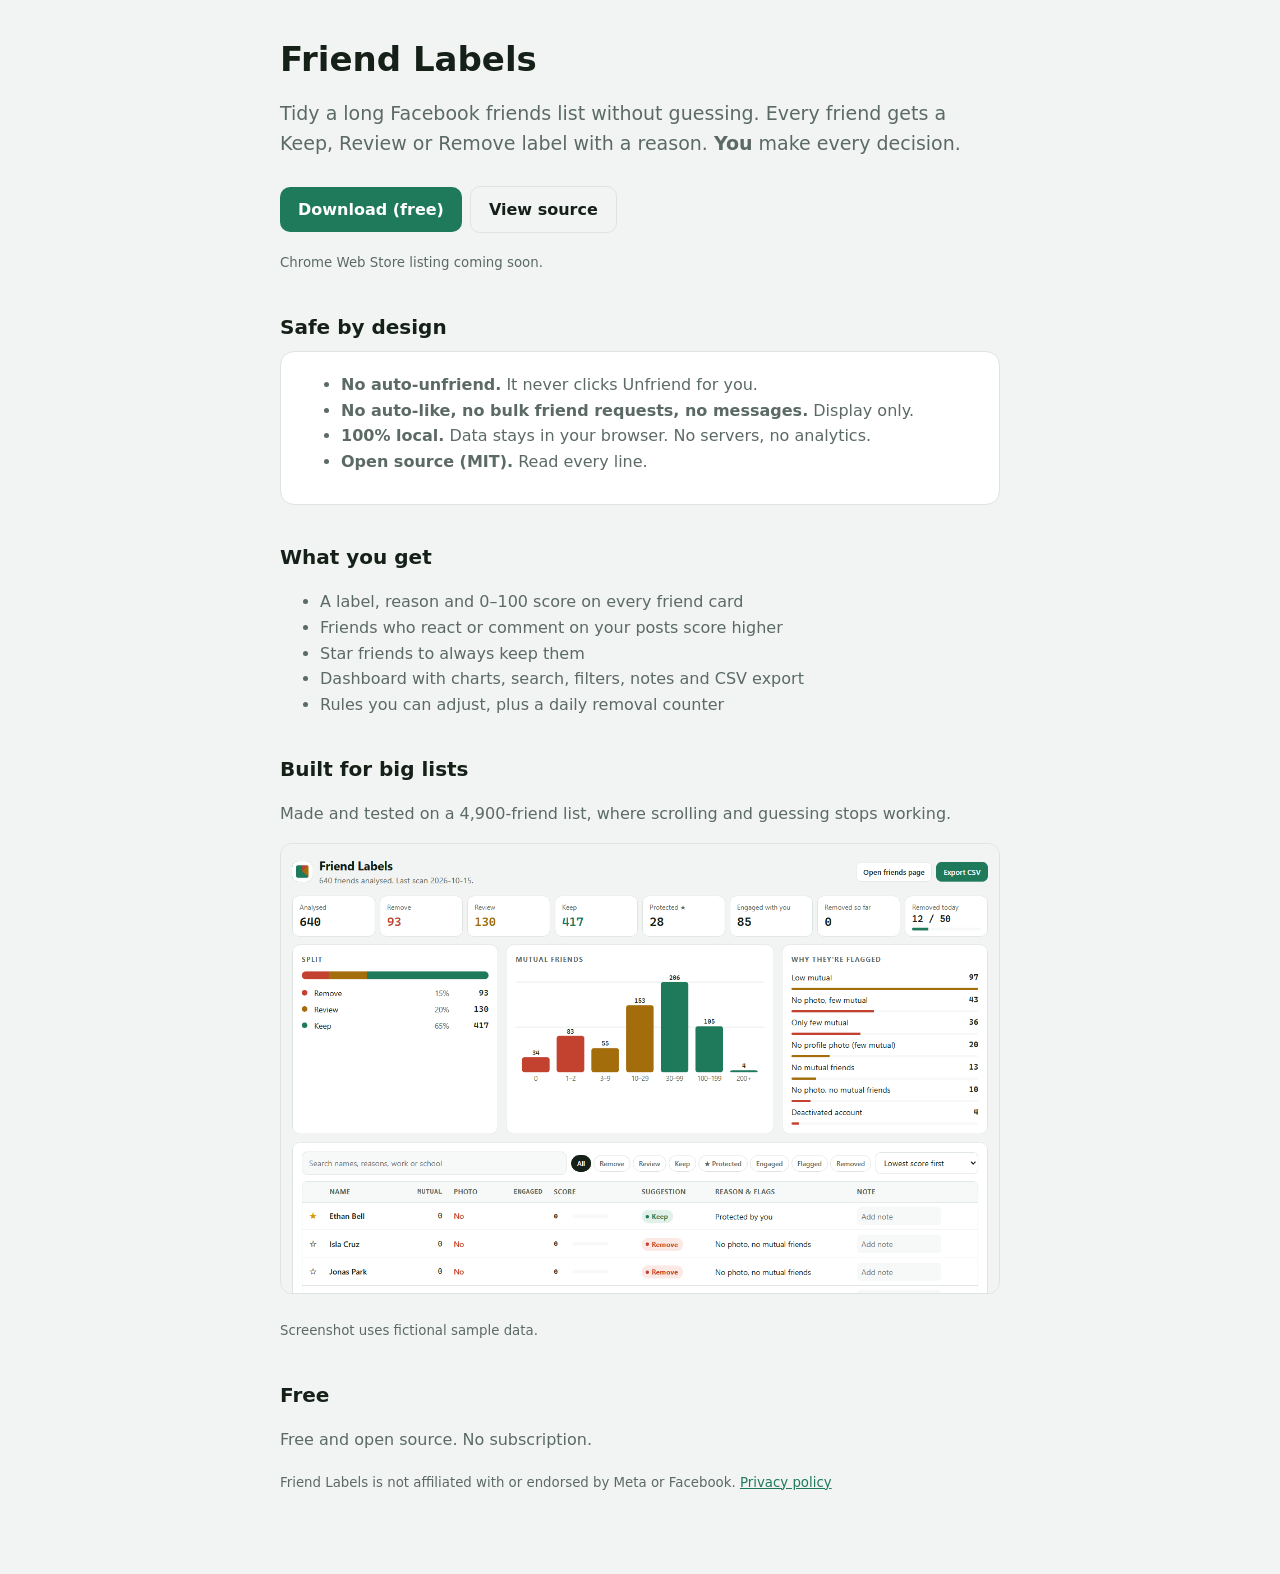
<file: site/index.html>
<!doctype html><html lang="en"><head><meta charset="utf-8"><meta name="viewport" content="width=device-width,initial-scale=1"><title>Friend Labels – tidy your friends list safely</title><meta name="description" content="Free, open-source Chrome extension that labels your Facebook friends Keep, Review or Remove. No auto-unfriend, no auto-like, 100% local."><style>:root{--bg:#f2f4f3;--fg:#152019;--muted:#5b6a64;--card:#fff;--line:#dde4e1;--accent:#1f7a5c}@media(prefers-color-scheme:dark){:root{--bg:#101614;--fg:#e5ece9;--muted:#97a6a0;--card:#18201d;--line:#2b3733;--accent:#5bc79f}}*{box-sizing:border-box}body{margin:0;background:var(--bg);color:var(--fg);font:16px/1.6 ui-sans-serif,"Segoe UI",system-ui,sans-serif}main{max-width:760px;margin:0 auto;padding:40px 20px 64px}h1{font-size:34px;line-height:1.15;margin:0 0 8px}h2{margin:36px 0 8px;font-size:20px}p,li{color:var(--muted)}a{color:var(--accent)}.btn{display:inline-block;padding:10px 18px;border-radius:10px;background:var(--accent);color:var(--card);font-weight:600;text-decoration:none;margin:8px 8px 0 0}.btn.o{background:none;border:1px solid var(--line);color:var(--fg)}.card{background:var(--card);border:1px solid var(--line);border-radius:14px;padding:4px 20px 14px}img{max-width:100%;border-radius:12px;border:1px solid var(--line)}small{color:var(--muted)}</style></head><body><main>
<h1>Friend Labels</h1>
<p style="font-size:19px">Tidy a long Facebook friends list without guessing. Every friend gets a Keep, Review or Remove label with a reason. <b>You</b> make every decision.</p>
<a class="btn" href="https://github.com/riyajkm/friend-labels-ext/releases/latest">Download (free)</a><a class="btn o" href="https://github.com/riyajkm/friend-labels-ext">View source</a>
<p><small>Chrome Web Store listing coming soon.</small></p>
<h2>Safe by design</h2>
<div class="card"><ul>
<li><b>No auto-unfriend.</b> It never clicks Unfriend for you.</li>
<li><b>No auto-like, no bulk friend requests, no messages.</b> Display only.</li>
<li><b>100% local.</b> Data stays in your browser. No servers, no analytics.</li>
<li><b>Open source (MIT).</b> Read every line.</li></ul></div>
<h2>What you get</h2>
<ul><li>A label, reason and 0–100 score on every friend card</li><li>Friends who react or comment on your posts score higher</li><li>Star friends to always keep them</li><li>Dashboard with charts, search, filters, notes and CSV export</li><li>Rules you can adjust, plus a daily removal counter</li></ul>
<h2>Built for big lists</h2><p>Made and tested on a 4,900-friend list, where scrolling and guessing stops working.</p>
<img src="screenshot-1-dashboard-light.png" alt="Friend Labels dashboard with sample data"><p><small>Screenshot uses fictional sample data.</small></p>
<h2>Free</h2><p>Free and open source. No subscription.</p>
<p><small>Friend Labels is not affiliated with or endorsed by Meta or Facebook. <a href="privacy.html">Privacy policy</a></small></p>
</main></body></html>
</file>
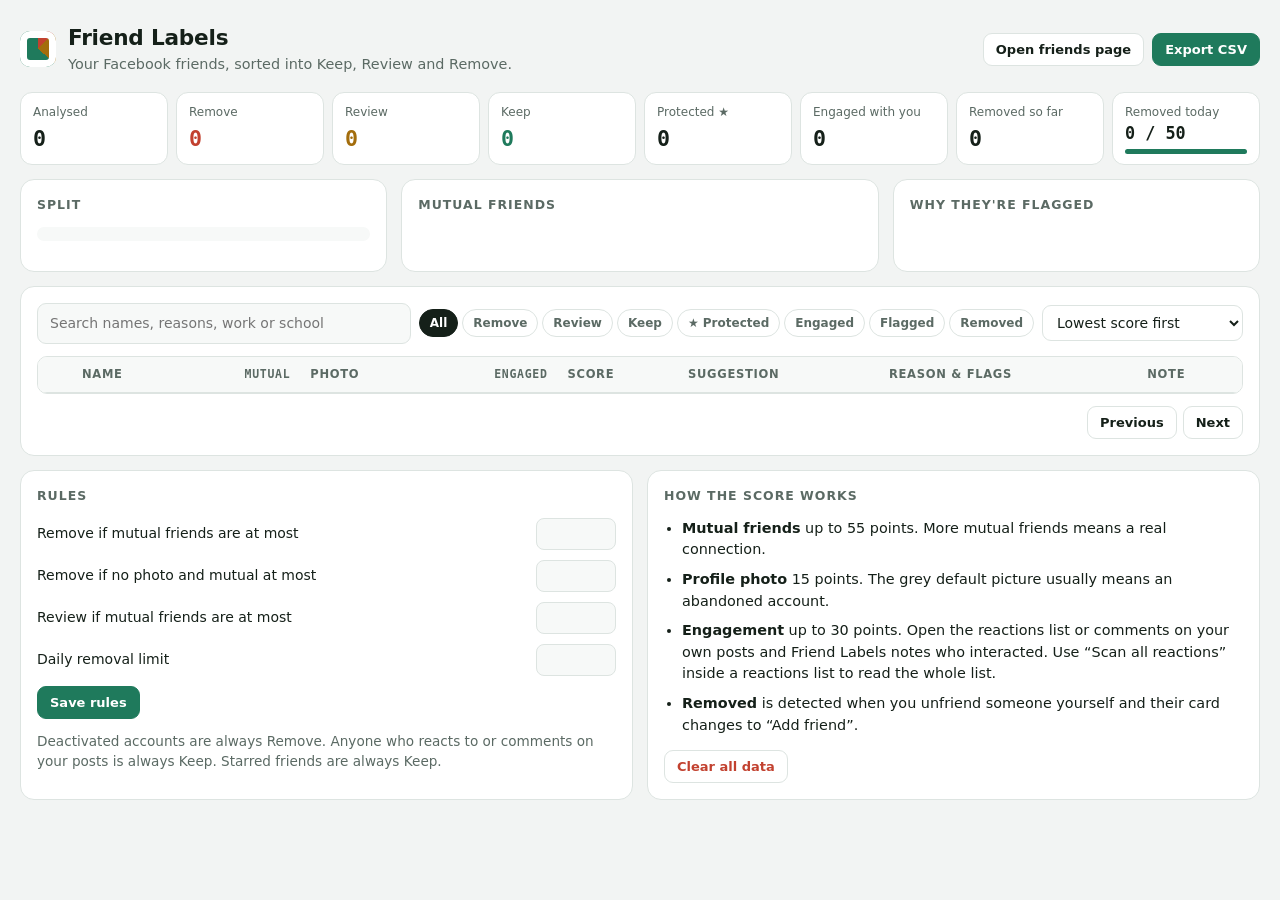
<file: dashboard.html>
<!doctype html>
<html lang="en"><head><meta charset="utf-8"><meta name="viewport" content="width=device-width,initial-scale=1">
<title>Friend Labels</title>
<link rel="stylesheet" href="dashboard.css">
</head>
<body>
<header class="top">
  <div class="brand"><span class="logo" aria-hidden="true"></span><div><h1>Friend Labels</h1><p id="sub">Your Facebook friends, sorted into Keep, Review and Remove.</p></div></div>
  <div class="top-actions">
    <a class="btn" id="openFriends" href="https://www.facebook.com/me/friends" target="_blank" rel="noopener">Open friends page</a>
    <button class="btn primary" id="export">Export CSV</button>
  </div>
</header>

<main>
  <section class="kpis" aria-label="Summary">
    <div class="kpi"><span>Analysed</span><b id="k-total">0</b></div>
    <div class="kpi rm"><span>Remove</span><b id="k-Remove">0</b></div>
    <div class="kpi rv"><span>Review</span><b id="k-Review">0</b></div>
    <div class="kpi kp"><span>Keep</span><b id="k-Keep">0</b></div>
    <div class="kpi"><span>Protected ★</span><b id="k-prot">0</b></div>
    <div class="kpi"><span>Engaged with you</span><b id="k-eng">0</b></div>
    <div class="kpi"><span>Removed so far</span><b id="k-removed">0</b></div>
    <div class="kpi today"><span>Removed today</span><b id="k-today">0 / 50</b><div class="meter"><i id="todayMeter"></i></div></div>
  </section>

  <section class="grid">
    <article class="panel">
      <h2>Split</h2>
      <div class="split" id="split"></div>
      <ul class="legend" id="legend"></ul>
    </article>
    <article class="panel">
      <h2>Mutual friends</h2>
      <div class="chart" id="hist" role="img" aria-label="How many friends have each range of mutual friends"></div>
    </article>
    <article class="panel">
      <h2>Why they're flagged</h2>
      <ul class="reasons" id="reasons"></ul>
    </article>
  </section>

  <section class="panel table-panel">
    <div class="tools">
      <input type="search" id="q" placeholder="Search names, reasons, work or school" aria-label="Search">
      <div class="chips" role="group" aria-label="Filter">
        <button data-f="all" aria-pressed="true">All</button>
        <button data-f="Remove">Remove</button>
        <button data-f="Review">Review</button>
        <button data-f="Keep">Keep</button>
        <button data-f="prot">★ Protected</button>
        <button data-f="eng">Engaged</button>
        <button data-f="flag">Flagged</button>
        <button data-f="removed">Removed</button>
      </div>
      <select id="sort" aria-label="Sort by">
        <option value="score">Lowest score first</option>
        <option value="-score">Highest score first</option>
        <option value="mutual">Fewest mutual first</option>
        <option value="-mutual">Most mutual first</option>
        <option value="-eng">Most engagement first</option>
        <option value="name">Name A–Z</option>
      </select>
    </div>
    <div class="table-wrap">
      <table>
        <thead><tr><th class="c-star" aria-label="Protected"></th><th>Name</th><th class="num">Mutual</th><th>Photo</th><th class="num">Engaged</th><th>Score</th><th>Suggestion</th><th>Reason &amp; flags</th><th>Note</th></tr></thead>
        <tbody id="rows"></tbody>
      </table>
    </div>
    <div class="pager"><span id="count"></span><div><button class="btn" id="prev">Previous</button><button class="btn" id="next">Next</button></div></div>
  </section>

  <section class="grid two">
    <article class="panel">
      <h2>Rules</h2>
      <form id="rules" class="rules">
        <label for="removeMax">Remove if mutual friends are at most</label><input type="number" id="removeMax" min="0" max="50">
        <label for="noPhotoRemoveMax">Remove if no photo and mutual at most</label><input type="number" id="noPhotoRemoveMax" min="0" max="100">
        <label for="reviewMax">Review if mutual friends are at most</label><input type="number" id="reviewMax" min="0" max="300">
        <label for="dailyLimit">Daily removal limit</label><input type="number" id="dailyLimit" min="10" max="200">
        <button class="btn primary" type="submit">Save rules</button><span class="saved" id="saved"></span>
      </form>
      <p class="hint">Deactivated accounts are always Remove. Anyone who reacts to or comments on your posts is always Keep. Starred friends are always Keep.</p>
    </article>
    <article class="panel">
      <h2>How the score works</h2>
      <ul class="how">
        <li><b>Mutual friends</b> up to 55 points. More mutual friends means a real connection.</li>
        <li><b>Profile photo</b> 15 points. The grey default picture usually means an abandoned account.</li>
        <li><b>Engagement</b> up to 30 points. Open the reactions list or comments on your own posts and Friend Labels notes who interacted. Use “Scan all reactions” inside a reactions list to read the whole list.</li>
        <li><b>Removed</b> is detected when you unfriend someone yourself and their card changes to “Add friend”.</li>
      </ul>
      <button class="btn danger" id="reset">Clear all data</button><span class="saved" id="resetMsg"></span>
    </article>
  </section>
</main>
<script src="lib.js"></script>
<script src="dashboard.js"></script>
</body></html>
</file>
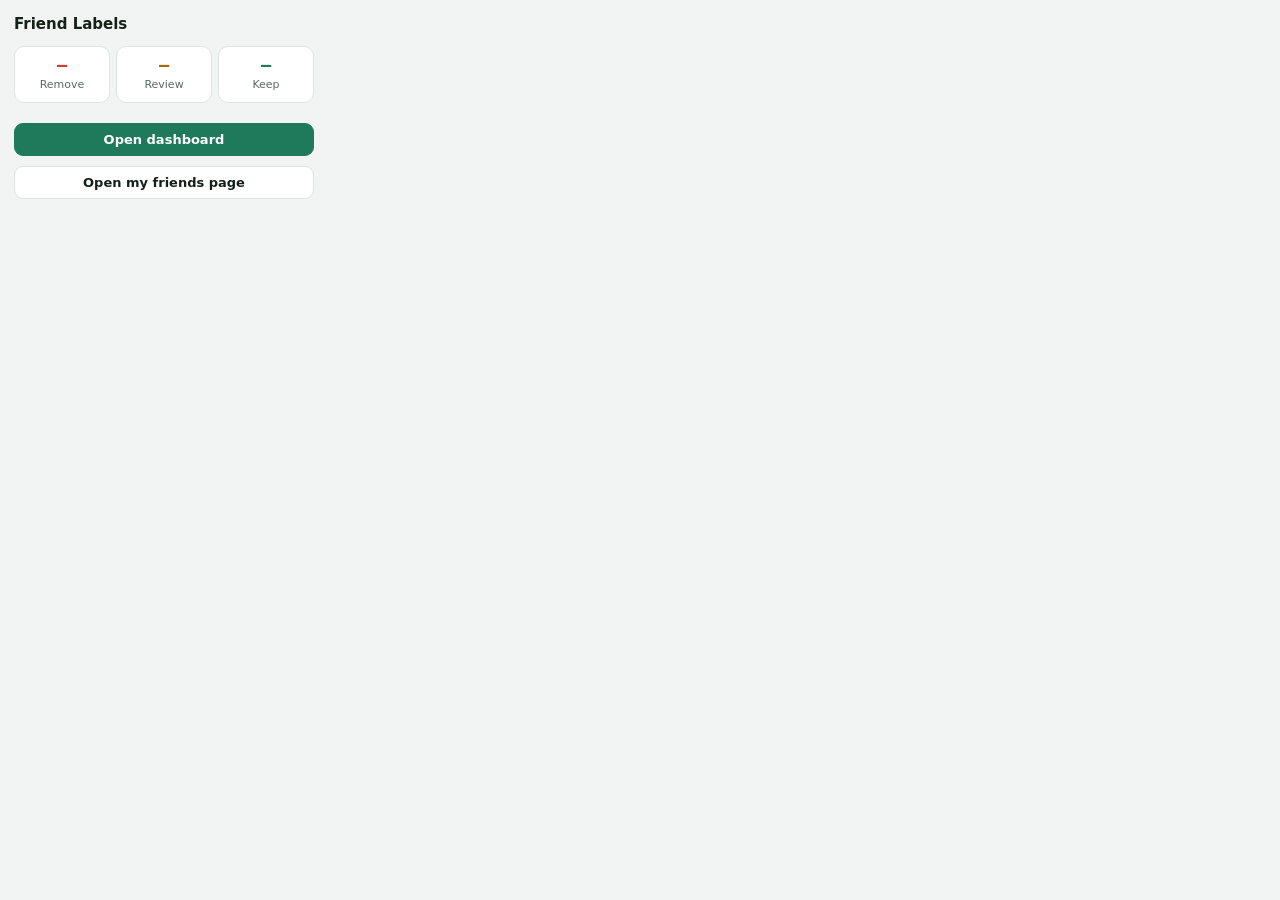
<file: popup.html>
<!doctype html>
<html><head><meta charset="utf-8">
<style>
:root{--bg:#f2f4f3;--card:#fff;--fg:#152019;--muted:#5b6a64;--line:#dde4e1;--accent:#1f7a5c;--rm:#c2412f;--rv:#a36d0c;--kp:#1f7a5c}
@media (prefers-color-scheme:dark){:root{--bg:#101614;--card:#18201d;--fg:#e5ece9;--muted:#97a6a0;--line:#2b3733;--accent:#5bc79f;--rm:#f08c78;--rv:#e7bb62;--kp:#5bc79f}}
body{width:300px;margin:0;padding:14px;font:13px/1.45 ui-sans-serif,"Segoe UI",system-ui,sans-serif;color:var(--fg);background:var(--bg);display:grid;gap:10px}
h1{font-size:15px;margin:0}
.stats{display:grid;grid-template-columns:repeat(3,1fr);gap:6px}
.s{background:var(--card);border:1px solid var(--line);border-radius:10px;padding:8px;text-align:center}
.s b{display:block;font:600 17px ui-monospace,Menlo,monospace}
.s span{font-size:11px;color:var(--muted)}
.s.rm b{color:var(--rm)}.s.rv b{color:var(--rv)}.s.kp b{color:var(--kp)}
.muted{color:var(--muted);font-size:12px}
a,button{display:block;text-align:center;padding:8px;border-radius:9px;border:1px solid var(--line);background:var(--card);color:var(--fg);font:600 13px ui-sans-serif,"Segoe UI",system-ui,sans-serif;text-decoration:none;cursor:pointer}
.primary{background:var(--accent);border-color:var(--accent);color:var(--card)}
</style></head>
<body>
<h1>Friend Labels</h1>
<div class="stats"><div class="s rm"><b id="rm">–</b><span>Remove</span></div><div class="s rv"><b id="rv">–</b><span>Review</span></div><div class="s kp"><b id="kp">–</b><span>Keep</span></div></div>
<div class="muted" id="today"></div>
<button class="primary" id="dash">Open dashboard</button>
<a id="friends" href="https://www.facebook.com/me/friends" target="_blank" rel="noopener">Open my friends page</a>
<script src="lib.js"></script>
<script src="popup.js"></script>
</body></html>
</file>
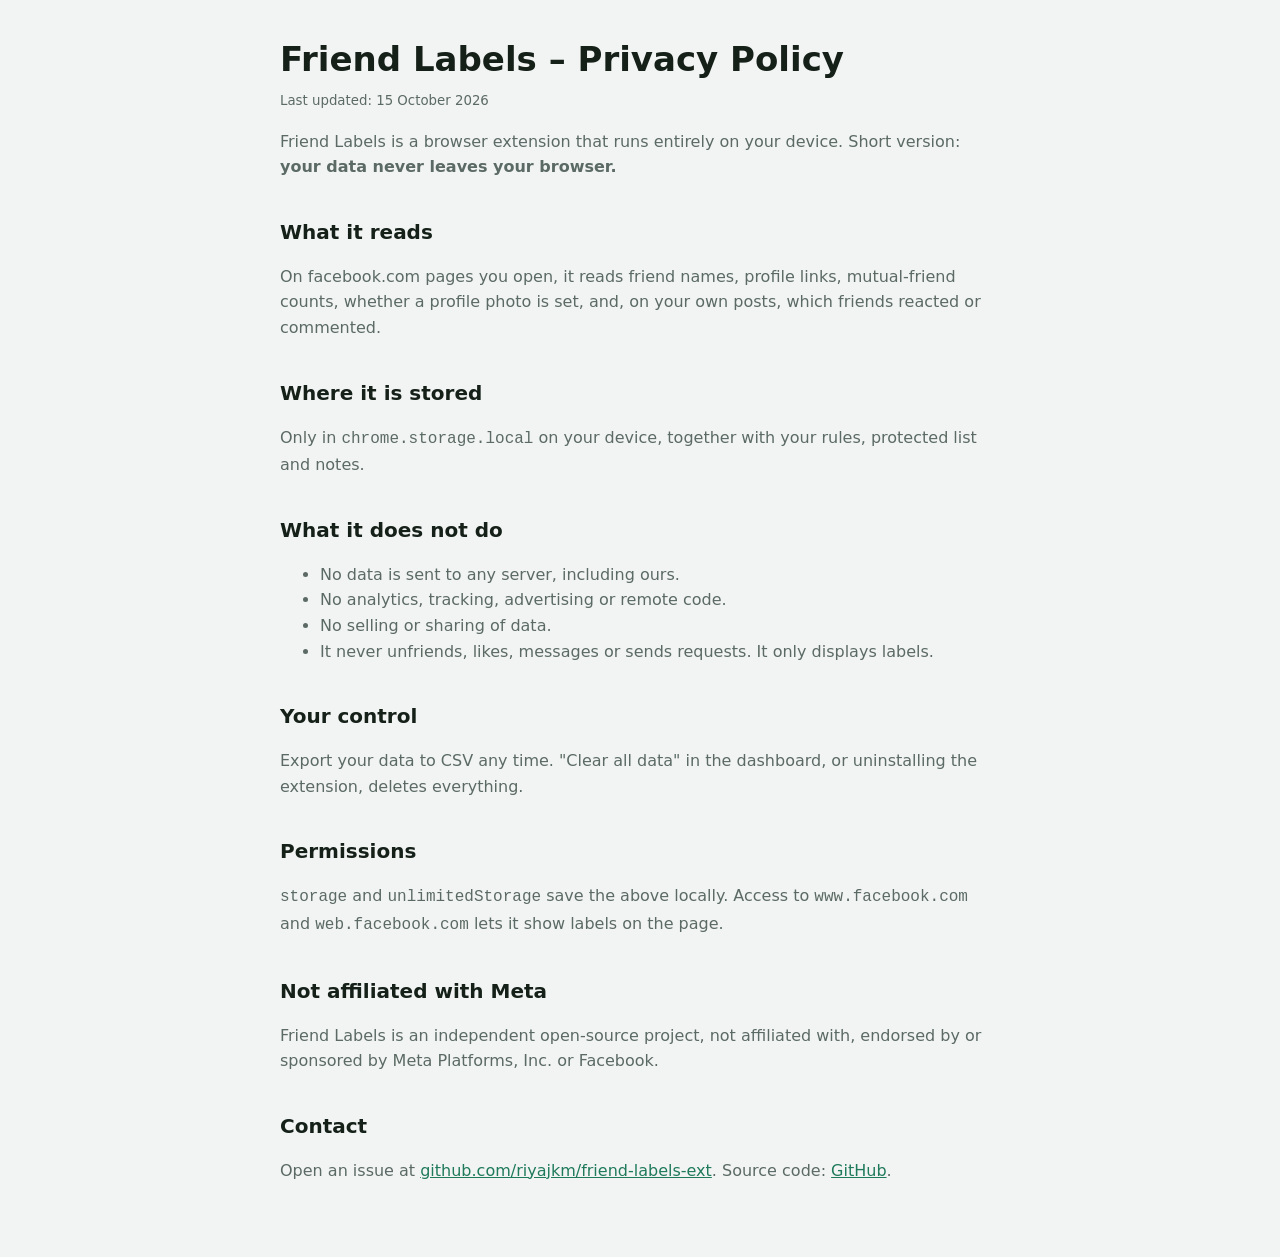
<file: site/privacy.html>
<!doctype html><html lang="en"><head><meta charset="utf-8"><meta name="viewport" content="width=device-width,initial-scale=1"><title>Friend Labels – Privacy Policy</title><style>:root{--bg:#f2f4f3;--fg:#152019;--muted:#5b6a64;--card:#fff;--line:#dde4e1;--accent:#1f7a5c}@media(prefers-color-scheme:dark){:root{--bg:#101614;--fg:#e5ece9;--muted:#97a6a0;--card:#18201d;--line:#2b3733;--accent:#5bc79f}}*{box-sizing:border-box}body{margin:0;background:var(--bg);color:var(--fg);font:16px/1.6 ui-sans-serif,"Segoe UI",system-ui,sans-serif}main{max-width:760px;margin:0 auto;padding:40px 20px 64px}h1{font-size:34px;line-height:1.15;margin:0 0 8px}h2{margin:36px 0 8px;font-size:20px}p,li{color:var(--muted)}a{color:var(--accent)}.btn{display:inline-block;padding:10px 18px;border-radius:10px;background:var(--accent);color:var(--card);font-weight:600;text-decoration:none;margin:8px 8px 0 0}.btn.o{background:none;border:1px solid var(--line);color:var(--fg)}.card{background:var(--card);border:1px solid var(--line);border-radius:14px;padding:4px 20px 14px}img{max-width:100%;border-radius:12px;border:1px solid var(--line)}small{color:var(--muted)}</style></head><body><main>
<h1>Friend Labels – Privacy Policy</h1><small>Last updated: 15 October 2026</small>
<p>Friend Labels is a browser extension that runs entirely on your device. Short version: <b>your data never leaves your browser.</b></p>
<h2>What it reads</h2><p>On facebook.com pages you open, it reads friend names, profile links, mutual-friend counts, whether a profile photo is set, and, on your own posts, which friends reacted or commented.</p>
<h2>Where it is stored</h2><p>Only in <code>chrome.storage.local</code> on your device, together with your rules, protected list and notes.</p>
<h2>What it does not do</h2>
<ul><li>No data is sent to any server, including ours.</li><li>No analytics, tracking, advertising or remote code.</li><li>No selling or sharing of data.</li><li>It never unfriends, likes, messages or sends requests. It only displays labels.</li></ul>
<h2>Your control</h2><p>Export your data to CSV any time. "Clear all data" in the dashboard, or uninstalling the extension, deletes everything.</p>
<h2>Permissions</h2><p><code>storage</code> and <code>unlimitedStorage</code> save the above locally. Access to <code>www.facebook.com</code> and <code>web.facebook.com</code> lets it show labels on the page.</p>
<h2>Not affiliated with Meta</h2><p>Friend Labels is an independent open-source project, not affiliated with, endorsed by or sponsored by Meta Platforms, Inc. or Facebook.</p>
<h2>Contact</h2><p>Open an issue at <a href="https://github.com/riyajkm/friend-labels-ext/issues">github.com/riyajkm/friend-labels-ext</a>. Source code: <a href="https://github.com/riyajkm/friend-labels-ext">GitHub</a>.</p>
</main></body></html>
</file>
<file: dashboard.css>
/* Layout: wide work surface - header, KPI strip, three insight panels, the full friends table, then rules */
:root{
  --bg:#f2f4f3; --surface:#ffffff; --sunk:#f7f9f8; --fg:#152019; --muted:#5b6a64; --line:#dde4e1;
  --accent:#1f7a5c; --rm:#c2412f; --rm-soft:#fbe9e5; --rv:#a36d0c; --rv-soft:#f8efd9; --kp:#1f7a5c; --kp-soft:#e1f1ea; --star:#d99a00;
  --f-ui: ui-sans-serif, "Segoe UI", system-ui, -apple-system, sans-serif;
  --f-num: ui-monospace, "SF Mono", "Cascadia Mono", Menlo, monospace;
}
@media (prefers-color-scheme:dark){:root{
  --bg:#101614; --surface:#18201d; --sunk:#141b18; --fg:#e5ece9; --muted:#97a6a0; --line:#2b3733;
  --accent:#5bc79f; --rm:#f08c78; --rm-soft:#3b211b; --rv:#e7bb62; --rv-soft:#382c12; --kp:#5bc79f; --kp-soft:#183329; --star:#f2c23c; color-scheme:dark}}
*{box-sizing:border-box}
body{margin:0;background:var(--bg);color:var(--fg);font:14px/1.5 var(--f-ui);padding:0 max(16px,env(safe-area-inset-right,0px)) 40px max(16px,env(safe-area-inset-left,0px))}
.top,main{max-width:1240px;margin:0 auto}
.top{display:flex;flex-wrap:wrap;gap:12px;align-items:center;justify-content:space-between;padding-block:22px 16px}
.brand{display:flex;gap:12px;align-items:center}
.logo{width:36px;height:36px;border-radius:10px;background:conic-gradient(var(--rm) 0 12%,var(--rv) 12% 36%,var(--kp) 36% 100%);box-shadow:inset 0 0 0 7px var(--surface)}
h1{margin:0;font-size:1.35rem;letter-spacing:-.01em}
h2{margin:0 0 12px;font-size:.78rem;text-transform:uppercase;letter-spacing:.08em;color:var(--muted)}
p{margin:0}
#sub{color:var(--muted);font-size:.9rem}
.top-actions{display:flex;gap:8px;flex-wrap:wrap}
.btn{display:inline-flex;align-items:center;gap:6px;border:1px solid var(--line);background:var(--surface);color:var(--fg);font:600 13px var(--f-ui);padding:8px 12px;border-radius:9px;cursor:pointer;text-decoration:none}
.btn:hover{border-color:var(--accent)}
.btn.primary{background:var(--accent);border-color:var(--accent);color:var(--surface)}
.btn.danger{color:var(--rm)}
.btn[disabled]{opacity:.45;cursor:default}
:focus-visible{outline:2px solid var(--accent);outline-offset:2px}
main{display:grid;gap:14px}
.panel{background:var(--surface);border:1px solid var(--line);border-radius:14px;padding:16px;min-width:0}

.kpis{display:grid;grid-template-columns:repeat(8,1fr);gap:8px}
.kpi{background:var(--surface);border:1px solid var(--line);border-radius:12px;padding:10px 12px;display:grid;gap:2px;min-width:0}
.kpi span{font-size:.75rem;color:var(--muted);white-space:nowrap;overflow:hidden;text-overflow:ellipsis}
.kpi b{font:600 1.35rem var(--f-num);font-variant-numeric:tabular-nums}
.kpi.rm b{color:var(--rm)} .kpi.rv b{color:var(--rv)} .kpi.kp b{color:var(--kp)}
.kpi.today b{font-size:1.05rem}
.meter{height:5px;border-radius:99px;background:var(--sunk);overflow:hidden;margin-top:4px}
.meter i{display:block;height:100%;background:var(--kp)}
.kpi.today.over b{color:var(--rm)} .kpi.today.over .meter i{background:var(--rm)}

.grid{display:grid;grid-template-columns:1fr 1.3fr 1fr;gap:14px}
.grid.two{grid-template-columns:1fr 1fr}
.split{display:flex;height:14px;border-radius:99px;overflow:hidden;background:var(--sunk)}
.split i{display:block;height:100%}
.legend{list-style:none;padding:0;margin:14px 0 0;display:grid;gap:8px}
.legend li{display:grid;grid-template-columns:12px 1fr auto auto;gap:10px;align-items:center;font-variant-numeric:tabular-nums}
.legend .dot{width:10px;height:10px;border-radius:50%}
.legend .pct{color:var(--muted);font-size:.85rem;min-width:3.5em;text-align:right}
.legend .n{font:600 .95rem var(--f-num);min-width:4em;text-align:right}

.chart svg{width:100%;height:auto;display:block}
.chart text{fill:var(--muted);font:11px var(--f-ui)}
.chart .val{fill:var(--fg);font:600 10.5px var(--f-num)}
.chart .grid-l{stroke:var(--line)}

.reasons{list-style:none;padding:0;margin:0;display:grid;gap:7px}
.reasons li{display:grid;grid-template-columns:1fr auto;gap:8px;font-size:.88rem}
.reasons .bar{grid-column:1/-1;height:4px;border-radius:99px;background:var(--sunk);overflow:hidden}
.reasons .bar i{display:block;height:100%}
.reasons b{font-family:var(--f-num);font-variant-numeric:tabular-nums}

.tools{display:flex;flex-wrap:wrap;gap:8px;align-items:center;margin-bottom:12px}
#q{flex:1 1 260px;min-width:0;padding:9px 12px;border-radius:9px;border:1px solid var(--line);background:var(--sunk);color:var(--fg);font:inherit}
.chips{display:flex;flex-wrap:wrap;gap:4px}
.chips button{border:1px solid var(--line);background:var(--surface);color:var(--muted);font:600 12px var(--f-ui);padding:6px 10px;border-radius:999px;cursor:pointer}
.chips button[aria-pressed="true"]{background:var(--fg);border-color:var(--fg);color:var(--surface)}
select{padding:8px 10px;border-radius:9px;border:1px solid var(--line);background:var(--surface);color:var(--fg);font:inherit}

.table-wrap{overflow-x:auto;border:1px solid var(--line);border-radius:10px}
table{width:100%;border-collapse:collapse;min-width:980px}
th{position:sticky;top:0;background:var(--sunk);text-align:left;font-size:.72rem;text-transform:uppercase;letter-spacing:.06em;color:var(--muted);padding:9px 10px;border-bottom:1px solid var(--line);white-space:nowrap}
td{padding:8px 10px;border-bottom:1px solid var(--line);vertical-align:middle}
tr:last-child td{border-bottom:0}
tr.is-removed td{opacity:.5}
.num{text-align:right;font-family:var(--f-num);font-variant-numeric:tabular-nums}
td.name a{color:var(--fg);font-weight:600;text-decoration:none}
td.name a:hover{text-decoration:underline}
td.name small{display:block;color:var(--muted);font-size:.78rem;max-width:260px;white-space:nowrap;overflow:hidden;text-overflow:ellipsis}
.c-star{width:34px}
.star{border:0;background:none;font-size:17px;line-height:1;color:var(--muted);cursor:pointer;padding:2px}
.star[aria-pressed="true"]{color:var(--star)}
.score{display:grid;grid-template-columns:28px 64px;gap:6px;align-items:center;font:600 12px var(--f-num)}
.score .track{height:6px;border-radius:99px;background:var(--sunk);overflow:hidden}
.score .track i{display:block;height:100%}
.pill{display:inline-flex;align-items:center;gap:5px;padding:2px 9px 2px 7px;border-radius:999px;font-weight:700;font-size:.78rem}
.pill::before{content:"";width:6px;height:6px;border-radius:50%;background:currentColor}
.pill.Remove{background:var(--rm-soft);color:var(--rm)} .pill.Review{background:var(--rv-soft);color:var(--rv)} .pill.Keep{background:var(--kp-soft);color:var(--kp)}
.pill.Removed{background:var(--sunk);color:var(--muted)}
.why{font-size:.85rem}
.flag{display:inline-block;margin:2px 4px 0 0;font-size:.72rem;padding:1px 6px;border-radius:5px;border:1px solid var(--line);color:var(--muted)}
.note{width:150px;padding:5px 7px;border-radius:7px;border:1px solid transparent;background:var(--sunk);color:var(--fg);font:inherit;font-size:.85rem}
.note:focus{border-color:var(--accent)}
.photo-no{color:var(--rm);font-weight:600;font-size:.85rem}
.photo-yes{color:var(--muted);font-size:.85rem}
.empty{padding:36px 10px;text-align:center;color:var(--muted)}
.pager{display:flex;justify-content:space-between;align-items:center;gap:10px;margin-top:12px;flex-wrap:wrap;color:var(--muted);font-size:.88rem}
.pager div{display:flex;gap:6px}

.rules{display:grid;grid-template-columns:1fr 80px;gap:10px 12px;align-items:center}
.rules input{padding:7px;border-radius:8px;border:1px solid var(--line);background:var(--sunk);color:var(--fg);font:600 14px var(--f-num);text-align:center}
.rules .btn{justify-self:start}
.saved{color:var(--kp);font-size:.85rem;margin-left:8px}
.hint{margin-top:12px;color:var(--muted);font-size:.85rem}
.how{margin:0 0 14px;padding-left:18px;display:grid;gap:8px;color:var(--fg);font-size:.9rem}
.how b{font-weight:600}

@media (max-width:1100px){.kpis{grid-template-columns:repeat(4,1fr)}.grid{grid-template-columns:1fr 1fr}.grid>.panel:nth-child(3){grid-column:1/-1}}
@media (max-width:700px){.kpis{grid-template-columns:repeat(2,1fr)}.grid,.grid.two{grid-template-columns:1fr}}
@media (prefers-reduced-motion:reduce){*{transition:none!important}}
</file>
